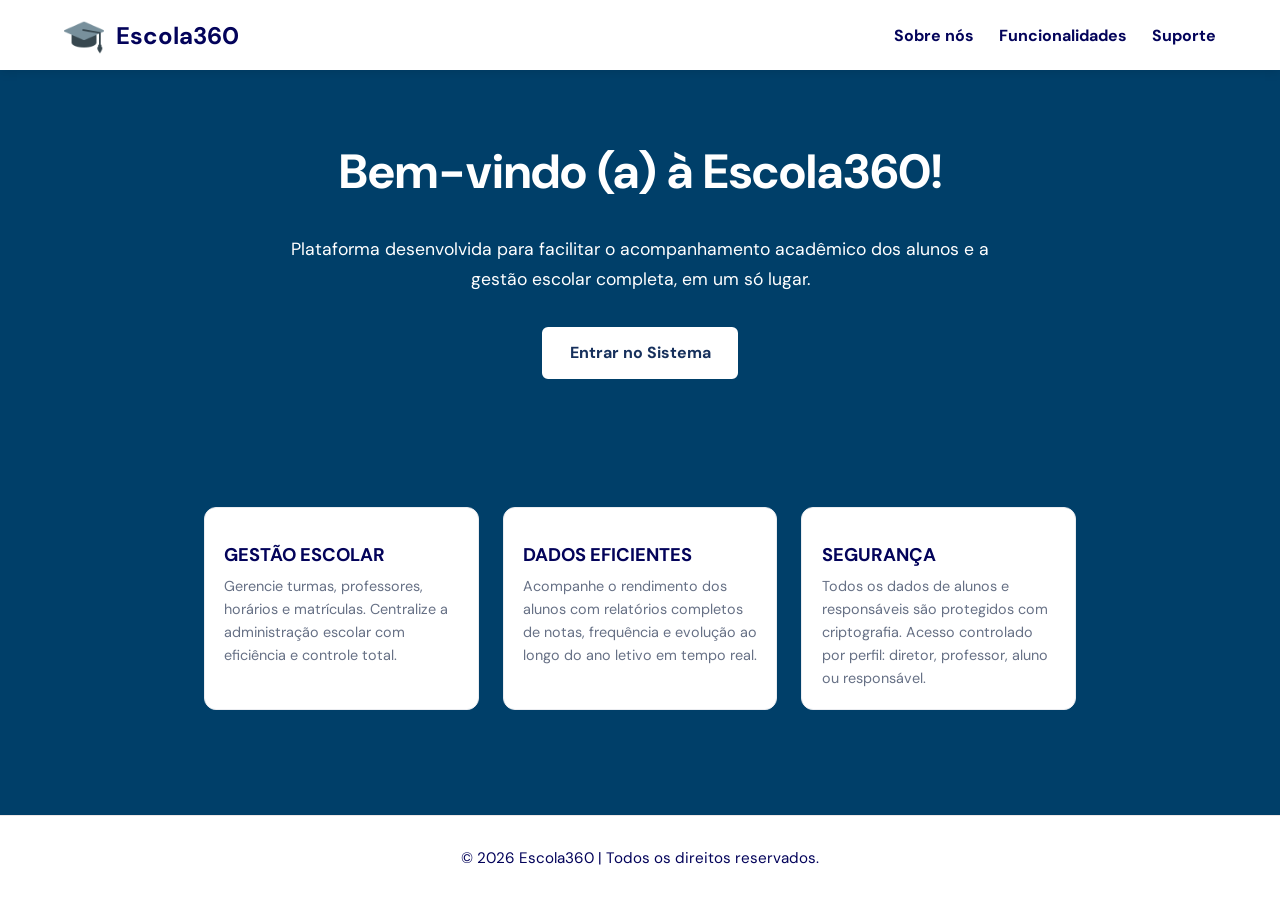
<file: docs/index.html>
<!DOCTYPE html>
<html lang="pt-br">

<head>
    <meta charset="UTF-8">
    <meta name="viewport" content="width=device-width, initial-scale=1.0">
    <meta name="description" content="Escola360 - Plataforma de gestão escolar e acompanhamento acadêmico">
    <link rel="icon" type="image/x-icon" href="img/favicon.ico">
    <link rel="preconnect" href="https://fonts.googleapis.com">
    <link rel="preconnect" href="https://fonts.gstatic.com" crossorigin>
    <link href="https://fonts.googleapis.com/css2?family=DM+Sans:ital,opsz,wght@0,9..40,100..1000;1,9..40,100..1000&display=swap" rel="stylesheet">
    <link rel="stylesheet" type="text/css" href="css/style.css">
    <title>Escola360</title>
</head>

<body>
    
    <header class="cabecalho">
        <div class="logo">
            <img src="img/favicon.png" alt="Logo da Escola360" width="40" height="40">
            <a href="index.html">Escola360</a>
        </div>
        
        <!-- Checkbox invisível que guarda o estado do menu -->
        <input type="checkbox" id="menu-check" class="menu-check">

        <!-- Label funciona como o botão hambúrguer -->
        <label for="menu-check" class="menu-toggle" aria-label="Abrir menu">☰</label>

        <!-- Menu de navegação -->
        <nav>
            <ul class="cabecalho-nav" id="nav-menu">
                <li><a href="paginas/sobre-nos.html">Sobre nós</a></li>
                <li><a href="paginas/funcionalidades.html">Funcionalidades</a></li>
                <li><a href="paginas/suporte.html">Suporte</a></li>
            </ul>
        </nav>
    </header>
    
    <main>
        <!-- Seção Home -->
        <section class="home" id="home">
            <h1>Bem-vindo (a) à <span>Escola360!</span></h1>
            <p>
                Plataforma desenvolvida para facilitar o acompanhamento acadêmico
                dos alunos e a gestão escolar completa, em um só lugar.
            </p>
            <a href="paginas/login.html" class="botao">Entrar no Sistema</a>
        </section>
        
        <!-- Seção de Funcionalidades -->
        <section class="funcionalidades">
        
            <div class="cards">
                <article class="card">
                    <h3>GESTÃO ESCOLAR</h3>
                    <p>
                        Gerencie turmas, professores, horários e matrículas. 
                        Centralize a administração escolar com eficiência e controle total.
                    </p>
                </article>
            
                <article class="card">
                    <h3>DADOS EFICIENTES</h3>
                    <p>
                        Acompanhe o rendimento dos alunos com relatórios completos de notas, 
                        frequência e evolução ao longo do ano letivo em tempo real.
                    </p>
                </article>
            
                <article class="card">
                    <h3>SEGURANÇA</h3>
                    <p>
                        Todos os dados de alunos e responsáveis são protegidos com criptografia. 
                        Acesso controlado por perfil: diretor, professor, aluno ou responsável.
                    </p>
                </article>
            </div>
        </section>
    </main>

    <footer class="rodape">
        <p>&copy; 2026 Escola360 | Todos os direitos reservados.</p>
    </footer>

</body>
</html>
</file>
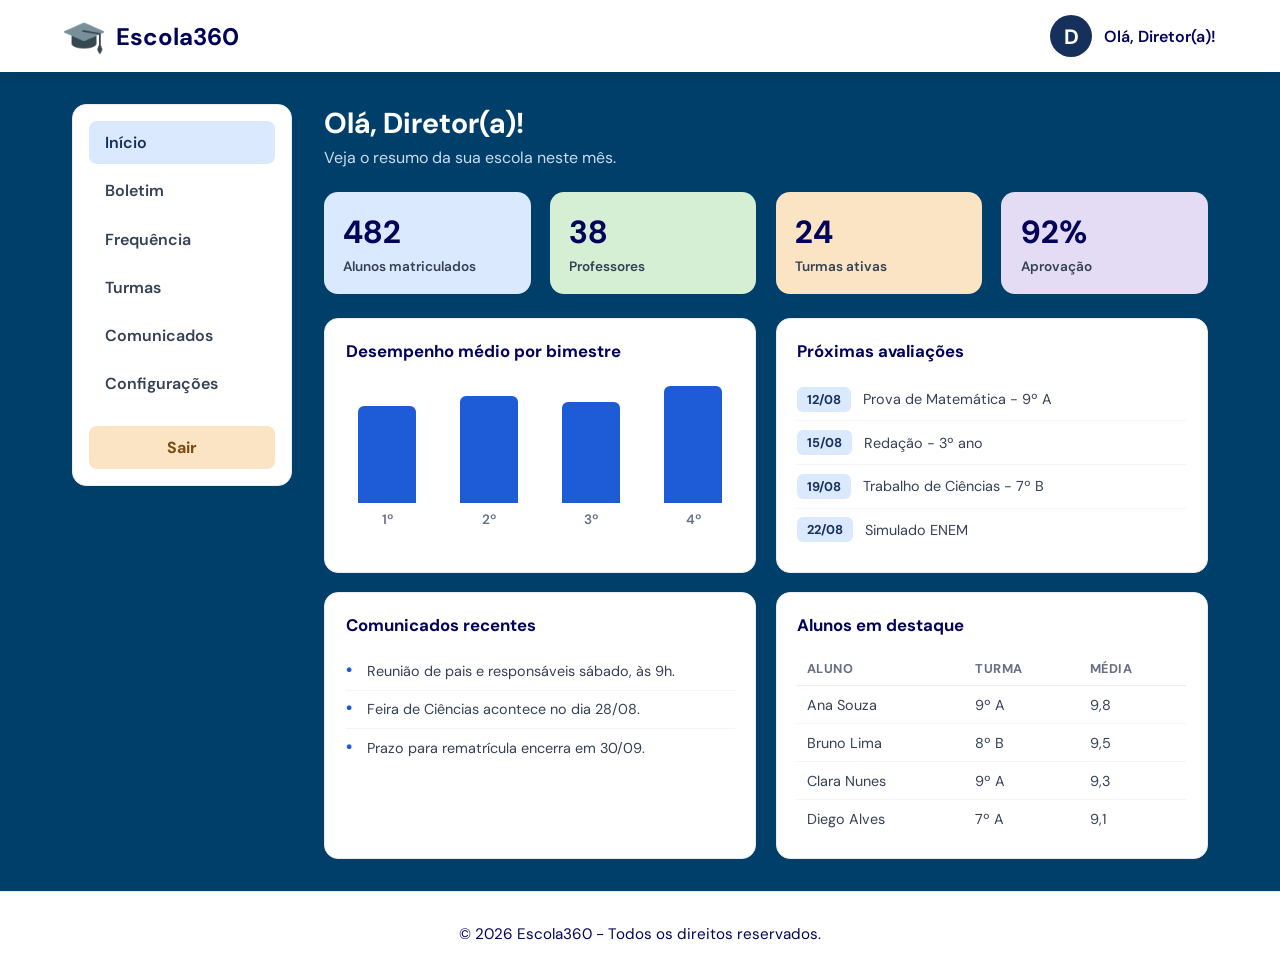
<file: docs/paginas/dashboard.html>
<!DOCTYPE html>
<html lang="pt-br">

    <head>
        <meta charset="UTF-8">
        <meta name="viewport" content="width=device-width, initial-scale=1.0">
        <link rel="icon" type="image/x-icon" href="../img/favicon.ico">
        <link rel="preconnect" href="https://fonts.googleapis.com">
        <link rel="preconnect" href="https://fonts.gstatic.com" crossorigin>
        <link href="https://fonts.googleapis.com/css2?family=DM+Sans:ital,opsz,wght@0,9..40,100..1000;1,9..40,100..1000&display=swap" rel="stylesheet">
        <link rel="stylesheet" type="text/css" href="../css/style.css">
        <title>Dashboard - Escola360</title>
    </head>

    <body>
        
        <header class="cabecalho">
            <div class="logo">
                <img src="../img/favicon.png" alt="Logo da Escola360">
                <a href="../index.html">Escola360</a>
            </div>

            <div class="usuario-area">
                <div class="avatar" aria-hidden="true">D</div>
                <p class="saudacao">Olá, Diretor(a)!</p>
            </div>
        </header>
        
        <main class="dashboard">

            <aside class="painel-lateral">
                <nav>
                    <ul class="painel-nav">
                        <li class="ativo"><a href="dashboard.html">Início</a></li>
                        <li><a href="#">Boletim</a></li>
                        <li><a href="#">Frequência</a></li>
                        <li><a href="#">Turmas</a></li>
                        <li><a href="#">Comunicados</a></li>
                        <li><a href="#">Configurações</a></li>
                    </ul>
                </nav>
                <a href="login.html" class="painel-sair">Sair</a>
            </aside>

            <section class="painel-conteudo" id="inicio">

                <div class="boas-vindas">
                    <h1>Olá, Diretor(a)!</h1>
                    <p>Veja o resumo da sua escola neste mês.</p>
                </div>

                <div class="stats">
                    <article class="stat stat-azul">
                        <span class="stat-num">482</span>
                        <span class="stat-rotulo">Alunos matriculados</span>
                    </article>
                    <article class="stat stat-verde">
                        <span class="stat-num">38</span>
                        <span class="stat-rotulo">Professores</span>
                    </article>
                    <article class="stat stat-laranja">
                        <span class="stat-num">24</span>
                        <span class="stat-rotulo">Turmas ativas</span>
                    </article>
                    <article class="stat stat-roxo">
                        <span class="stat-num">92%</span>
                        <span class="stat-rotulo">Aprovação</span>
                    </article>
                </div>

                <div class="painel-grid">

                    <section class="painel-card">
                        <h2>Desempenho médio por bimestre</h2>
                        <div class="barras">
                            <div class="barra">
                                <span style="--altura: 68%"></span>
                                <p>1º</p>
                            </div>
                            <div class="barra">
                                <span style="--altura: 75%"></span>
                                <p>2º</p>
                            </div>
                            <div class="barra">
                                <span style="--altura: 71%"></span>
                                <p>3º</p>
                            </div>
                            <div class="barra">
                                <span style="--altura: 82%"></span>
                                <p>4º</p>
                            </div>
                        </div>
                    </section>

                    <section class="painel-card">
                        <h2>Próximas avaliações</h2>
                        <ul class="lista-eventos">
                            <li><span class="data-evento">12/08</span> Prova de Matemática - 9º A</li>
                            <li><span class="data-evento">15/08</span> Redação - 3º ano</li>
                            <li><span class="data-evento">19/08</span> Trabalho de Ciências - 7º B</li>
                            <li><span class="data-evento">22/08</span> Simulado ENEM</li>
                        </ul>
                    </section>

                    <section class="painel-card">
                        <h2>Comunicados recentes</h2>
                        <ul class="lista-comunicados">
                            <li>Reunião de pais e responsáveis sábado, às 9h.</li>
                            <li>Feira de Ciências acontece no dia 28/08.</li>
                            <li>Prazo para rematrícula encerra em 30/09.</li>
                        </ul>
                    </section>

                    <section class="painel-card">
                        <h2>Alunos em destaque</h2>
                        <div class="tabela-wrap">
                            <table class="tabela">
                                <thead>
                                    <tr>
                                        <th>Aluno</th>
                                        <th>Turma</th>
                                        <th>Média</th>
                                    </tr>
                                </thead>
                                <tbody>
                                    <tr>
                                        <td>Ana Souza</td>
                                        <td>9º A</td>
                                        <td>9,8</td>
                                    </tr>
                                    <tr>
                                        <td>Bruno Lima</td>
                                        <td>8º B</td>
                                        <td>9,5</td>
                                    </tr>
                                    <tr>
                                        <td>Clara Nunes</td>
                                        <td>9º A</td>
                                        <td>9,3</td>
                                    </tr>
                                    <tr>
                                        <td>Diego Alves</td>
                                        <td>7º A</td>
                                        <td>9,1</td>
                                    </tr>
                                </tbody>
                            </table>
                        </div>
                    </section>

                </div>

            </section>

        </main>


        <footer class = "rodape">
            <p>&copy; 2026 Escola360 - Todos os direitos reservados.</p>

        </footer>

    </body>

</html>
</file>
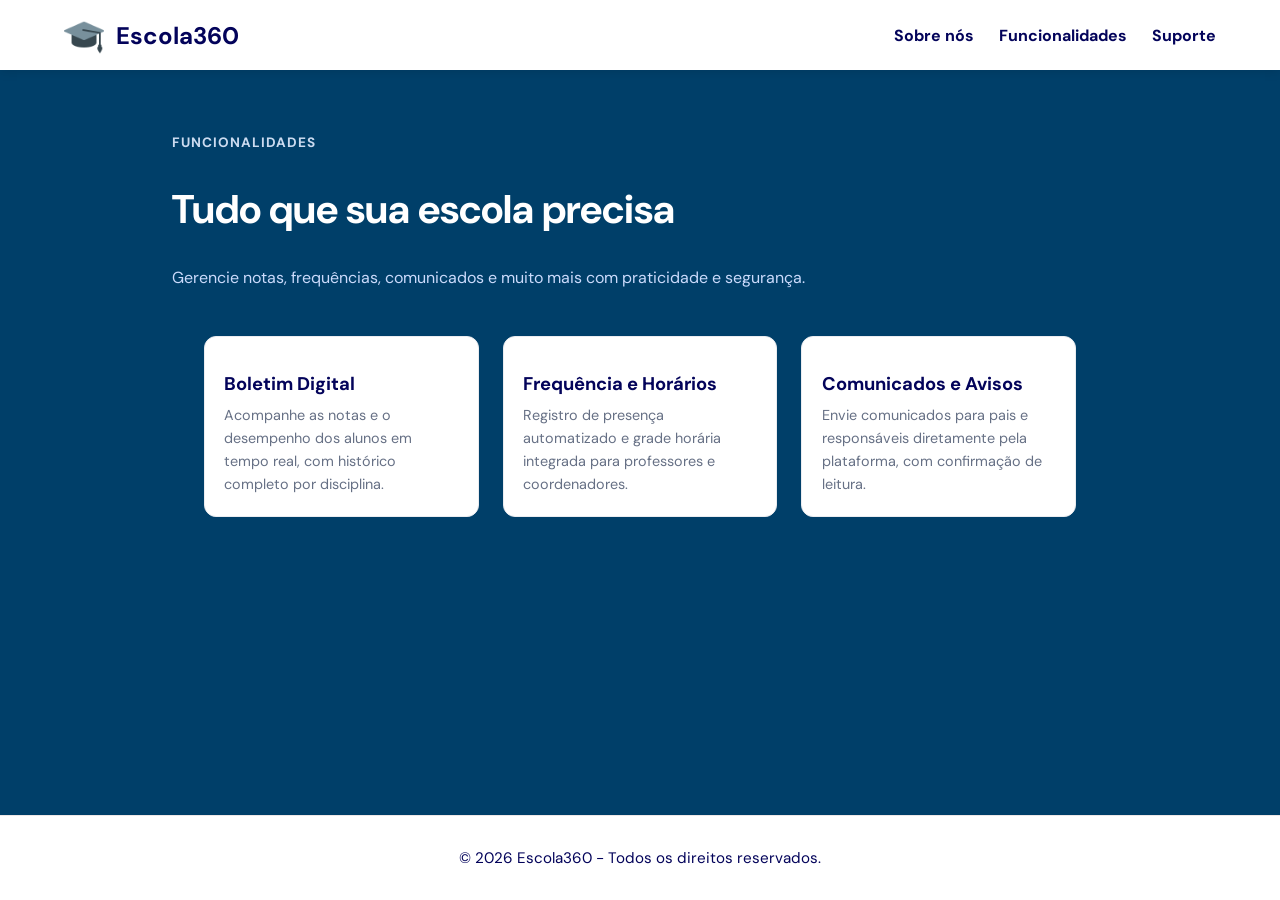
<file: docs/paginas/funcionalidades.html>
<!DOCTYPE html>
<html lang="pt-br">

<head>
    <meta charset="UTF-8">
    <meta name="viewport" content="width=device-width, initial-scale=1.0">
    <link rel="icon" type="image/x-icon" href="../img/favicon.ico">
    <link rel="preconnect" href="https://fonts.googleapis.com">
    <link rel="preconnect" href="https://fonts.gstatic.com" crossorigin>
    <link href="https://fonts.googleapis.com/css2?family=DM+Sans:ital,opsz,wght@0,9..40,100..1000;1,9..40,100..1000&display=swap" rel="stylesheet">
    <link rel="stylesheet" type="text/css" href="../css/style.css">
    <title>Funcionalidades - Escola360</title>
</head>

<body>
    
    <header class="cabecalho">
        <div class="logo">
            <img src="../img/favicon.png" alt="Logo da Escola360">
            <a href="../index.html">Escola360</a>
        </div>

        <input type="checkbox" id="menu-check" class="menu-check">

        <label for="menu-check" class="menu-toggle" aria-label="Abrir menu">☰</label>

        <nav>
            <ul class="cabecalho-nav" id="nav-menu">
                <li><a href="sobre-nos.html">Sobre nós</a></li>
                <li><a href="funcionalidades.html">Funcionalidades</a></li>
                <li><a href="suporte.html">Suporte</a></li>
            </ul>
        </nav>
    </header>

  <main>
  <section class="funcionalidades">

    <p class="rotulo"> FUNCIONALIDADES</p>
    <h2>Tudo que sua escola precisa</h2>
    <p class="subtitulo">Gerencie notas, frequências, comunicados e muito mais com praticidade e segurança.</p>

    <div class="cards">

      <div class="card">
        <h3>Boletim Digital</h3>
        <p>Acompanhe as notas e o desempenho dos alunos em tempo real, com histórico completo por disciplina.</p>
      </div>

      <div class="card">
        <h3>Frequência e Horários</h3>
        <p>Registro de presença automatizado e grade horária integrada para professores e coordenadores.</p>
      </div>

      <div class="card">
        <h3>Comunicados e Avisos</h3>
        <p>Envie comunicados para pais e responsáveis diretamente pela plataforma, com confirmação de leitura.</p>
      </div>

    </div>

  </section>
  </main>

  <footer class = "rodape">
    <p>&copy; 2026 Escola360 - Todos os direitos reservados.</p>

  </footer>

</body>
</html>
</file>
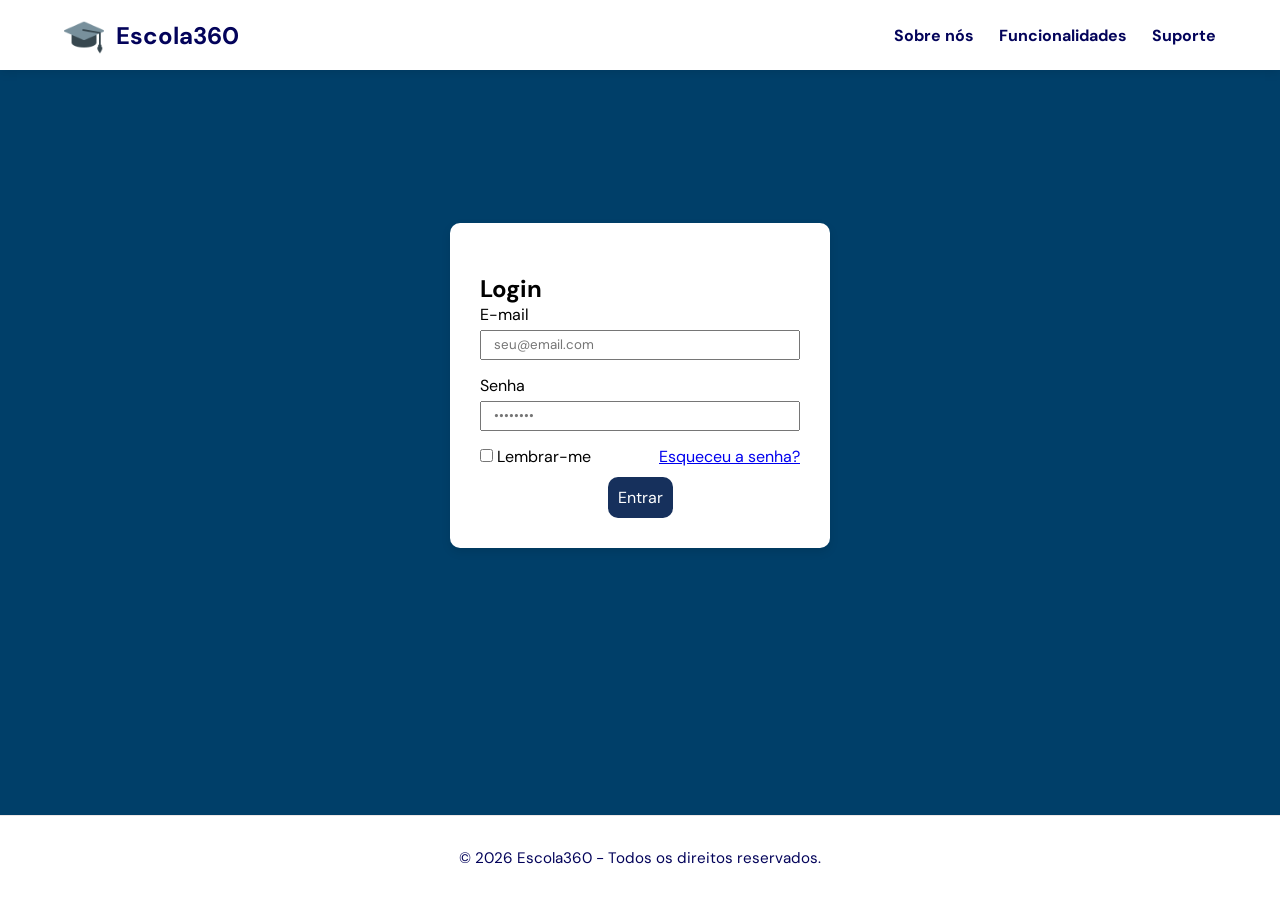
<file: docs/paginas/login.html>
<!DOCTYPE html>
<html lang="pt-br">

    <head>
        <meta charset="UTF-8">
        <meta name="viewport" content="width=device-width, initial-scale=1.0">
        <link rel="icon" type="image/x-icon" href="../img/favicon.ico">
        <link rel="preconnect" href="https://fonts.googleapis.com">
        <link rel="preconnect" href="https://fonts.gstatic.com" crossorigin>
        <link href="https://fonts.googleapis.com/css2?family=DM+Sans:ital,opsz,wght@0,9..40,100..1000;1,9..40,100..1000&display=swap" rel="stylesheet">
        <link rel="stylesheet" type="text/css" href="../css/style.css">
        <title>Login - Escola360</title>
    </head>

    <body>
        
        <header class="cabecalho">
            <div class="logo">
                <img src="../img/favicon.png" alt="Logo da Escola360">
                <a href="../index.html">Escola360</a>
            </div>

            <input type="checkbox" id="menu-check" class="menu-check">

            <label for="menu-check" class="menu-toggle" aria-label="Abrir menu">☰</label>

            <nav>
                <ul class="cabecalho-nav" id="nav-menu">
                    <li><a href="sobre-nos.html">Sobre nós</a></li>
                    <li><a href="funcionalidades.html">Funcionalidades</a></li>
                    <li><a href="suporte.html">Suporte</a></li>
                </ul>
            </nav>
        </header>
        
        <main>
            <section class="login-section">
                <div class="login-card">
                    <h2>Login</h2>
                    <form action="dashboard.html" method="GET"> <!-- Alterar depois para POST -->
                    <div class="grupo-campo">
                        <label for="email">E-mail</label>
                        <input class="campo-input" type="text" id="email" name="email" placeholder="seu@email.com" required>
                    </div>
                        
                    <div class="grupo-campo">
                        <label for="senha">Senha</label>
                        <input class="campo-input" type="password" id="senha" name="senha" placeholder="••••••••" required>
                    </div>
                        
                    <div class="esqueceu-senha">
                        <label>
                        <input type="checkbox" name="lembrar"> Lembrar-me
                        </label>
                        <a href="#">Esqueceu a senha?</a>
                    </div>
                    <div class="entrar">
                         <button type="submit">Entrar</button>
                    </div>
                        
                    </form>
                    
                </div>
            </section>
        </main>

        <footer class = "rodape">
            <p>&copy; 2026 Escola360 - Todos os direitos reservados.</p>

        </footer>

    </body>

</html>
</file>
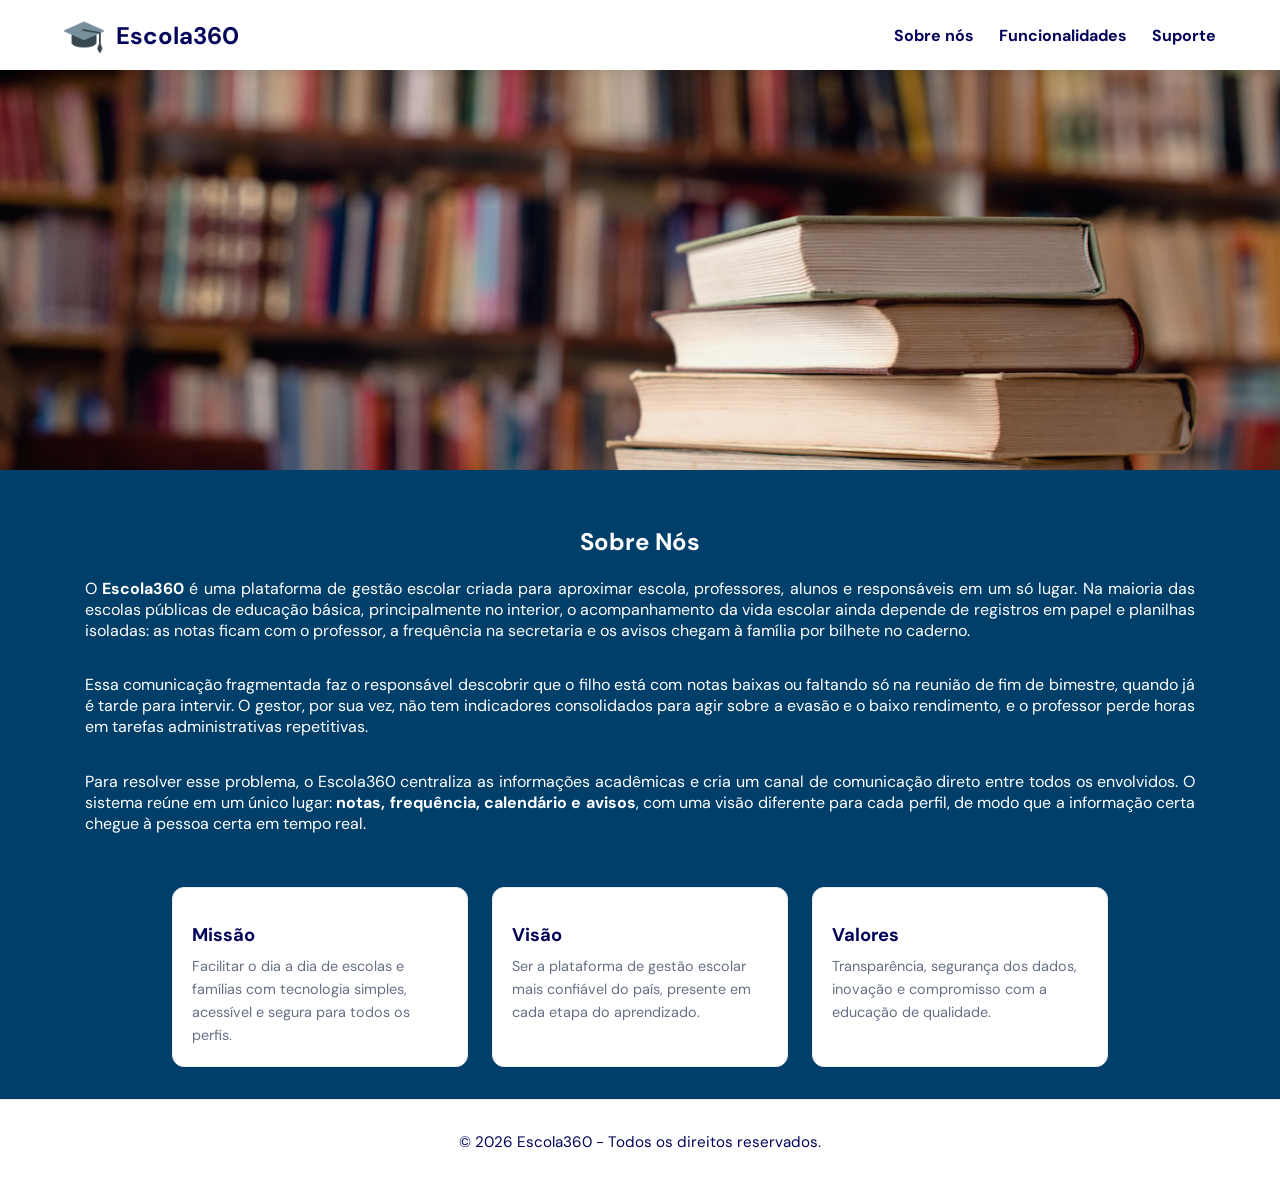
<file: docs/paginas/sobre-nos.html>
<!DOCTYPE html>
<html lang="pt-br">

    <head>
        <meta charset="UTF-8">
        <meta name="viewport" content="width=device-width, initial-scale=1.0">
        <link rel="icon" type="image/x-icon" href="../img/favicon.ico">
        <link rel="preconnect" href="https://fonts.googleapis.com">
        <link rel="preconnect" href="https://fonts.gstatic.com" crossorigin>
        <link href="https://fonts.googleapis.com/css2?family=DM+Sans:ital,opsz,wght@0,9..40,100..1000;1,9..40,100..1000&display=swap" rel="stylesheet">
        <link rel="stylesheet" type="text/css" href="../css/style.css">
        <title>Sobre Nós - Escola360</title>
    </head>

    <body>
        
        <header class="cabecalho">
            <div class="logo">
                <img src="../img/favicon.png" alt="Logo da Escola360">
                <a href="../index.html">Escola360</a>
            </div>

            <input type="checkbox" id="menu-check" class="menu-check">

            <label for="menu-check" class="menu-toggle" aria-label="Abrir menu">☰</label>

            <nav>
                <ul class="cabecalho-nav" id="nav-menu">
                    <li><a href="sobre-nos.html">Sobre nós</a></li>
                    <li><a href="funcionalidades.html">Funcionalidades</a></li>
                    <li><a href="suporte.html">Suporte</a></li>
                </ul>
            </nav>
        </header>
        
        <main>
            <img class="image-sobre-nos" src="../img/livros.jpg" alt="Livros da biblioteca">

            <section class="sobre-nos">
                <h2 class="titulo-sobre-nos">Sobre Nós</h2>

                <article>
                    <p class="texto-sobre-nos">
                        O <strong>Escola360</strong> é uma plataforma de gestão escolar criada para
                        aproximar escola, professores, alunos e responsáveis em um só lugar.
                        Na maioria das escolas públicas de educação básica, principalmente no interior,
                        o acompanhamento da vida escolar ainda depende de registros em papel e planilhas
                        isoladas: as notas ficam com o professor, a frequência na secretaria e os avisos
                        chegam à família por bilhete no caderno.
                    </p>
                    <p class="texto-sobre-nos">
                        Essa comunicação fragmentada faz o responsável descobrir que o filho está com
                        notas baixas ou faltando só na reunião de fim de bimestre, quando já é tarde para
                        intervir. O gestor, por sua vez, não tem indicadores consolidados para agir sobre
                        a evasão e o baixo rendimento, e o professor perde horas em tarefas administrativas
                        repetitivas.
                    </p>
                    <p class="texto-sobre-nos">
                        Para resolver esse problema, o Escola360 centraliza as informações acadêmicas e
                        cria um canal de comunicação direto entre todos os envolvidos. O sistema reúne em
                        um único lugar: <strong>notas, frequência, calendário e avisos</strong>, com uma
                        visão diferente para cada perfil, de modo que a informação certa chegue à pessoa
                        certa em tempo real.
                    </p>
                </article>
            </section>

             <div class="cards">
                    <article class="card">
                        <h3>Missão</h3>
                        <p>
                            Facilitar o dia a dia de escolas e famílias com tecnologia
                            simples, acessível e segura para todos os perfis.
                        </p>
                    </article>

                    <article class="card">
                        <h3>Visão</h3>
                        <p>
                            Ser a plataforma de gestão escolar mais confiável do país,
                            presente em cada etapa do aprendizado.
                        </p>
                    </article>

                    <article class="card">
                        <h3>Valores</h3>
                        <p>
                            Transparência, segurança dos dados, inovação e compromisso
                            com a educação de qualidade.
                        </p>
                    </article>
            </div>
        </main>

        <footer class = "rodape">
            <p>&copy; 2026 Escola360 - Todos os direitos reservados.</p>

        </footer>

    </body>

</html>
</file>
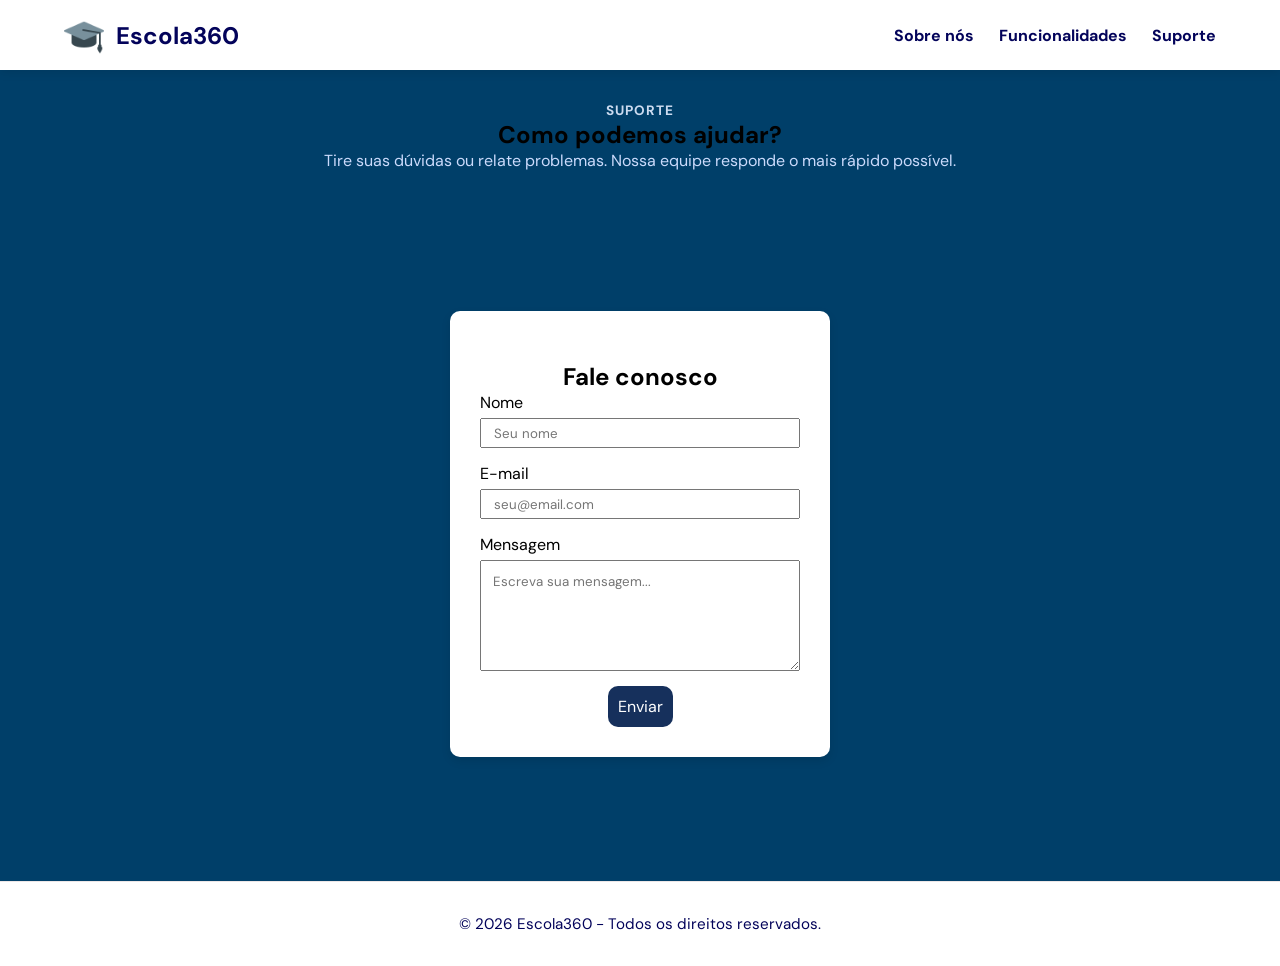
<file: docs/paginas/suporte.html>
<!DOCTYPE html>
<html lang="pt-br">

    <head>
        <meta charset="UTF-8">
        <meta name="viewport" content="width=device-width, initial-scale=1.0">
        <link rel="icon" type="image/x-icon" href="../img/favicon.ico">
        <link rel="preconnect" href="https://fonts.googleapis.com">
        <link rel="preconnect" href="https://fonts.gstatic.com" crossorigin>
        <link href="https://fonts.googleapis.com/css2?family=DM+Sans:ital,opsz,wght@0,9..40,100..1000;1,9..40,100..1000&display=swap" rel="stylesheet">
        <link rel="stylesheet" type="text/css" href="../css/style.css">
        <title>Suporte - Escola360</title>
    </head>

    <body>
        
        <header class="cabecalho">
            <div class="logo">
                <img src="../img/favicon.png" alt="Logo da Escola360">
                <a href="../index.html">Escola360</a>
            </div>

            <input type="checkbox" id="menu-check" class="menu-check">

            <label for="menu-check" class="menu-toggle" aria-label="Abrir menu">☰</label>

            <nav>
                <ul class="cabecalho-nav" id="nav-menu">
                    <li><a href="sobre-nos.html">Sobre nós</a></li>
                    <li><a href="funcionalidades.html">Funcionalidades</a></li>
                    <li><a href="suporte.html">Suporte</a></li>
                </ul>
            </nav>
        </header>
        <main>
            <section class="suporte">
                <p class="rotulo">SUPORTE</p>
                <h2>Como podemos ajudar?</h2>
                <p class="subtitulo">Tire suas dúvidas ou relate problemas. Nossa equipe responde o mais rápido possível.</p>

                <div class="login-section">
                    <div class="login-card">
                        <h2>Fale conosco</h2>
                        <form action="#" method="POST">
                            <div class="grupo-campo">
                                <label for="nome">Nome</label>
                                <input class="campo-input" type="text" id="nome" name="nome" placeholder="Seu nome" required>
                            </div>

                            <div class="grupo-campo">
                                <label for="email">E-mail</label>
                                <input class="campo-input" type="email" id="email" name="email" placeholder="seu@email.com" required>
                            </div>

                            <div class="grupo-campo">
                                <label for="mensagem">Mensagem</label>
                                <textarea class="campo-textarea" id="mensagem" name="mensagem" rows="5" placeholder="Escreva sua mensagem..." required></textarea>
                            </div>

                            <div class="entrar">
                                <button type="submit">Enviar</button>
                            </div>
                        </form>
                    </div>
                </div>
            </section>
        </main>

        <footer class = "rodape">
            <p>&copy; 2026 Escola360 - Todos os direitos reservados.</p>

        </footer>

    </body>

</html>
</file>
<file: docs/css/style.css>
﻿/* ==========================================================================
   ESCOLA360 — FOLHA DE ESTILO PRINCIPAL
   --------------------------------------------------------------------------
   Este arquivo NÃO contém regras de estilo: ele apenas agrega os demais
   arquivos CSS, que foram divididos por responsabilidade para facilitar a
   manutenção. Cada página continua referenciando apenas este arquivo
   (<link rel="stylesheet" href="css/style.css">), pois o navegador
   processa os @import automaticamente.

   Estrutura:
     base.css       — reset global, <body>, <main>, <img>, <footer>
     header.css     — cabeçalho, logo, área do usuário e menu hambúrguer
     home.css       — página inicial, botão, funcionalidades e cards
     login.css      — tela de login (campos reutilizados no Suporte)
     pages.css      — páginas institucionais (Sobre Nós / Suporte)
     dashboard.css  — painel do gestor (painel lateral, stats, gráfico,
                      listas e tabela)
     responsive.css — media queries (768px e 480px)

   IMPORTANTE: a ordem dos @import define a precedência — o arquivo
   carregado por último sobrescreve os anteriores em caso de conflito.
   responsive.css deve permanecer no final.
   ========================================================================== */

@import "base.css";
@import "header.css";
@import "home.css";
@import "login.css";
@import "pages.css";
@import "dashboard.css";
@import "responsive.css";
</file>
